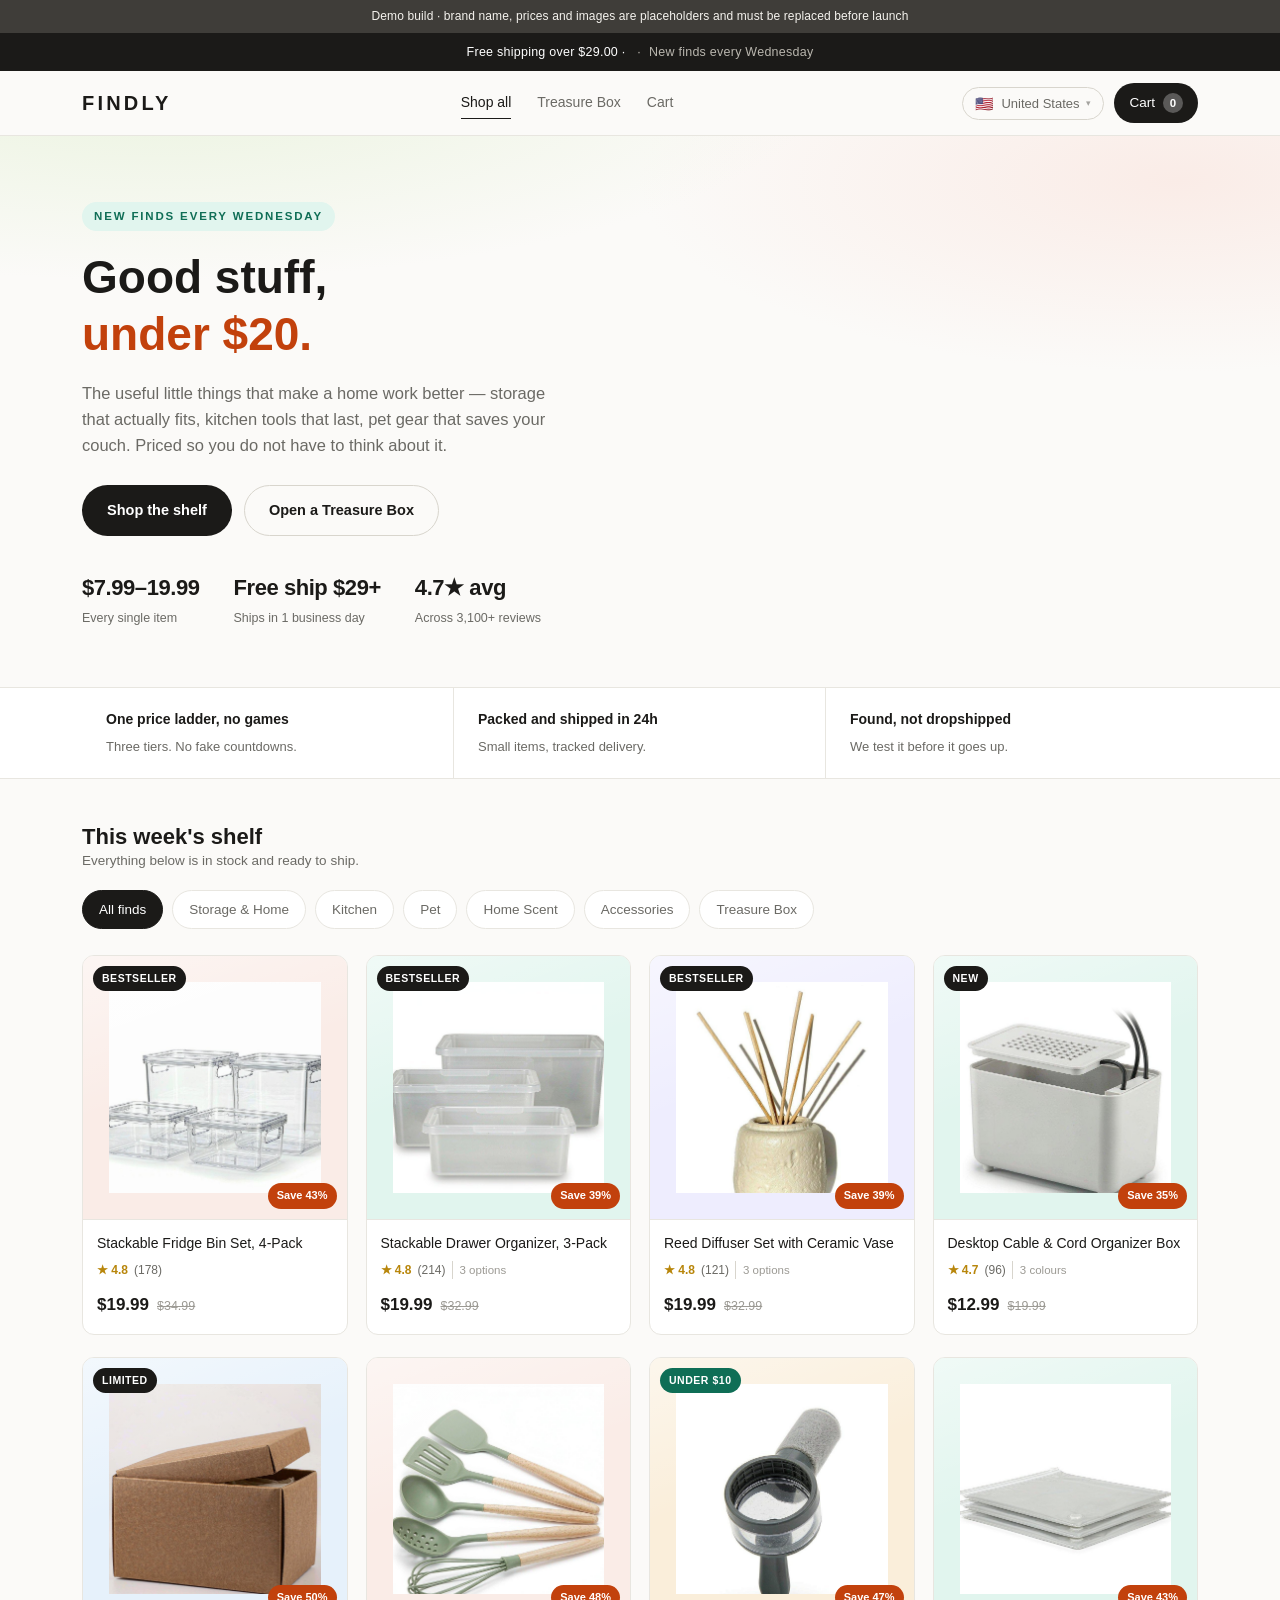
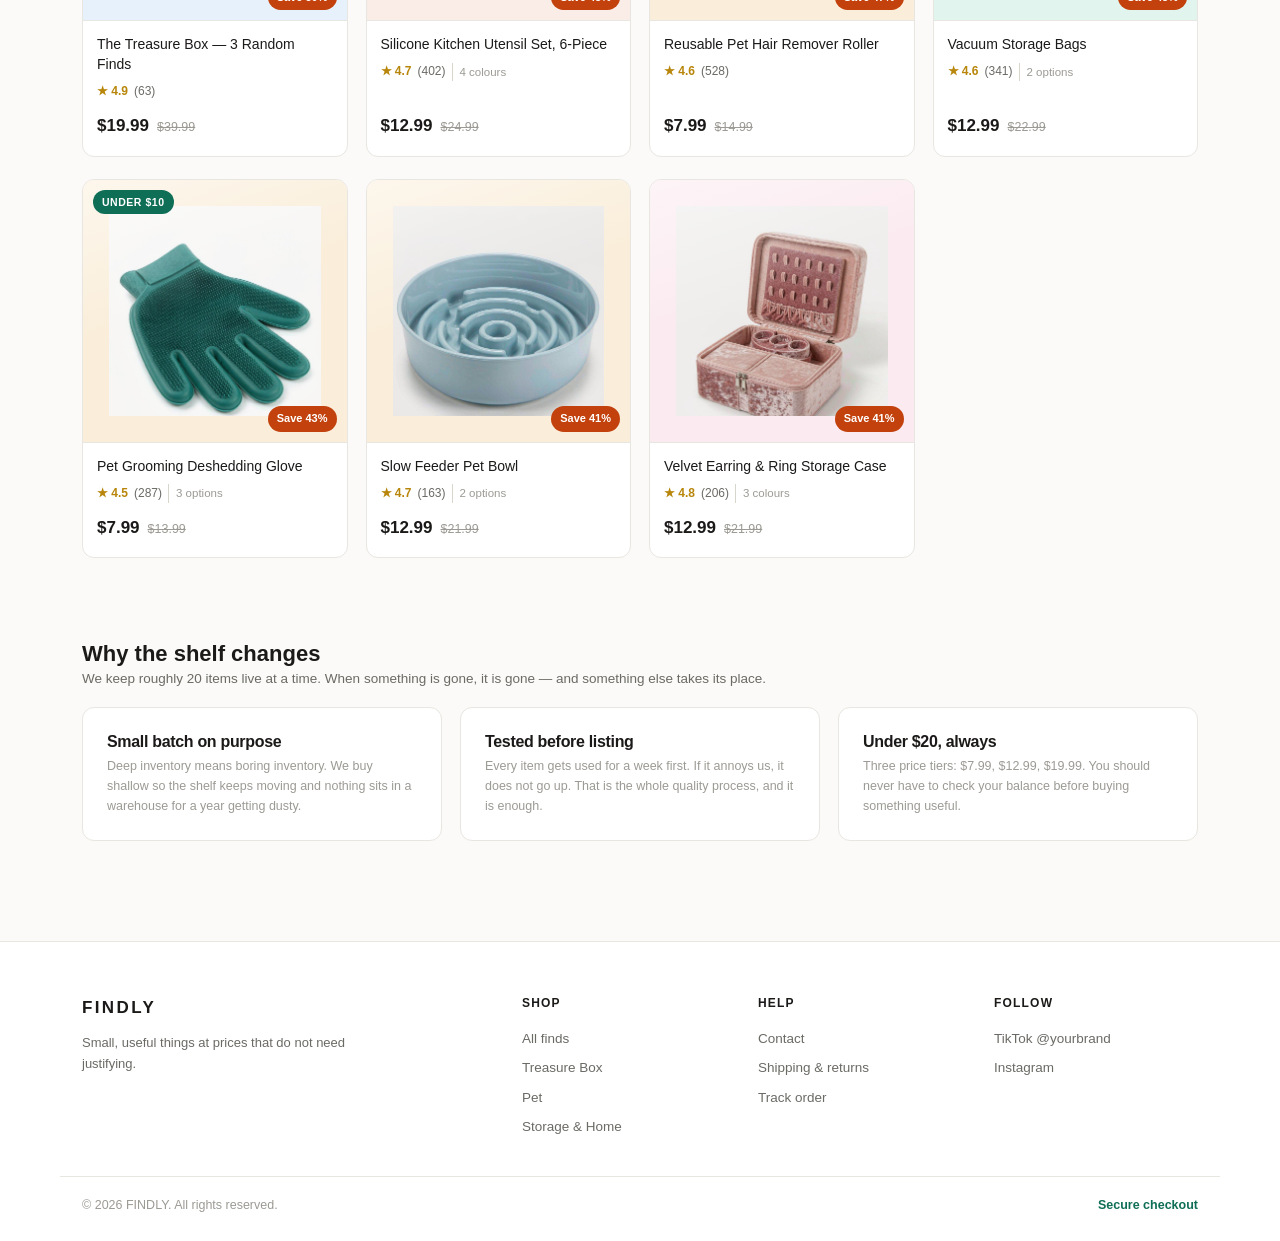
<file: index.html>
<!DOCTYPE html>
<html lang="en">
<head>
<meta charset="UTF-8">
<meta name="viewport" content="width=device-width, initial-scale=1.0">
<title>FINDLY — Everyday finds under $20</title>
<meta name="description" content="Small, useful things at prices that do not need justifying. Storage, kitchen, pet and home scent finds, most under $20. New picks every Wednesday.">
<link rel="stylesheet" href="assets/css/style.css">
</head>
<body>

<div id="site-header"></div>

<main>

  <section class="hero">
    <div class="hero-inner">
      <span class="eyebrow" data-i18n="home.eyebrow">New finds every Wednesday</span>
      <h1><span data-i18n="home.h1">Good stuff,</span> <em data-i18n="home.h1_em">under $20.</em></h1>
      <p class="hero-sub" data-i18n="home.sub">The useful little things that make a home work better — storage that actually fits, kitchen tools that last, pet gear that saves your couch. Priced so you do not have to think about it.</p>
      <div class="hero-cta">
        <a class="btn btn-primary" href="#shelf" data-i18n="home.cta_shelf">Shop the shelf</a>
        <a class="btn btn-ghost" href="product.html?id=bundle-treasure-box" data-i18n="home.cta_box">Open a Treasure Box</a>
      </div>
      <div class="hero-stats">
        <div class="stat"><b data-i18n="home.stat_price">$7.99–19.99</b><span data-i18n="home.stat_price_l">Every single item</span></div>
        <div class="stat"><b data-i18n="home.stat_ship">Free ship $29+</b><span data-i18n="home.stat_ship_l">Ships in 1 business day</span></div>
        <div class="stat"><b data-i18n="home.stat_rating">4.7★ avg</b><span data-i18n="home.stat_rating_l" data-i18n-args='{"n":"3,100"}'>Across 3,100+ reviews</span></div>
      </div>
    </div>
  </section>

  <section class="value-strip">
    <div class="wrap value-inner">
      <div class="value"><b data-i18n="home.value1_t">One price ladder, no games</b><span data-i18n="home.value1_s">Three tiers. No fake countdowns.</span></div>
      <div class="value"><b data-i18n="home.value2_t">Packed and shipped in 24h</b><span data-i18n="home.value2_s">Small items, tracked delivery.</span></div>
      <div class="value"><b data-i18n="home.value3_t">Found, not dropshipped</b><span data-i18n="home.value3_s">We test it before it goes up.</span></div>
    </div>
  </section>

  <div class="wrap">

    <section class="section-head" id="shelf">
      <div>
        <h2 data-i18n="home.shelf_t">This week's shelf</h2>
        <p data-i18n="home.shelf_s">Everything below is in stock and ready to ship.</p>
      </div>
    </section>

    <div class="filter-bar" id="filterBar"></div>
    <div class="grid" id="grid"></div>

    <section class="section-head" style="margin-top:56px">
      <div>
        <h2 data-i18n="home.why_t">Why the shelf changes</h2>
        <p data-i18n="home.why_s">We keep roughly 20 items live at a time. When something is gone, it is gone — and something else takes its place.</p>
      </div>
    </section>

    <div class="grid" style="grid-template-columns:repeat(auto-fit,minmax(240px,1fr));padding-bottom:60px">
      <div class="panel" style="margin:0">
        <h2 data-i18n="home.panel1_t">Small batch on purpose</h2>
        <p class="hint" style="margin-bottom:0" data-i18n="home.panel1_s">Deep inventory means boring inventory. We buy shallow so the shelf keeps moving and nothing sits in a warehouse for a year getting dusty.</p>
      </div>
      <div class="panel" style="margin:0">
        <h2 data-i18n="home.panel2_t">Tested before listing</h2>
        <p class="hint" style="margin-bottom:0" data-i18n="home.panel2_s">Every item gets used for a week first. If it annoys us, it does not go up. That is the whole quality process, and it is enough.</p>
      </div>
      <div class="panel" style="margin:0">
        <h2 data-i18n="home.panel3_t">Under $20, always</h2>
        <p class="hint" style="margin-bottom:0" data-i18n="home.panel3_s">Three price tiers: $7.99, $12.99, $19.99. You should never have to check your balance before buying something useful.</p>
      </div>
    </div>

  </div>

</main>

<div id="site-footer"></div>

<script src="assets/js/countries.js"></script>
<script src="assets/js/i18n.js"></script>
<script src="assets/js/config.js"></script>
<script src="assets/js/products.js"></script>
<script src="assets/js/shipping.js"></script>
<script src="assets/js/store.js"></script>
<script>
I18N.ready(function () {
  mountChrome();

  document.title = window.CONFIG.brand + ' — ' + I18N.t('home.h1') + ' ' + I18N.t('home.h1_em');

  var params = new URLSearchParams(location.search);
  var activeCat = params.get('cat') || 'all';

  function renderChips() {
    var bar = document.getElementById('filterBar');
    bar.innerHTML = window.CATEGORIES.map(function (c) {
      return '<a class="chip' + (c.id === activeCat ? ' is-active' : '') +
        '" href="' + (c.id === 'all' ? 'index.html' : 'index.html?cat=' + c.id) + '">' +
        escapeHTML(I18N.cat(c.id)) + '</a>';
    }).join('');
  }

  function renderGrid() {
    var list = (window.LIVE_PRODUCTS || window.PRODUCTS).slice();
    if (activeCat !== 'all') {
      list = list.filter(function (p) { return p.category === activeCat; });
    }
    /* 新品与爆款优先，其余按折扣幅度排 */
    list.sort(function (a, b) {
      var rank = function (p) {
        if (p.tag === 'Bestseller') return 0;
        if (p.tag === 'New') return 1;
        if (p.tag === 'Limited') return 2;
        return 3;
      };
      var d = rank(a) - rank(b);
      if (d !== 0) return d;
      var sa = a.compareAt ? 1 - a.price / a.compareAt : 0;
      var sb = b.compareAt ? 1 - b.price / b.compareAt : 0;
      return sb - sa;
    });
    document.getElementById('grid').innerHTML = list.map(productCardHTML).join('');
  }

  renderChips();
  renderGrid();
});
</script>
</body>
</html>
</file>
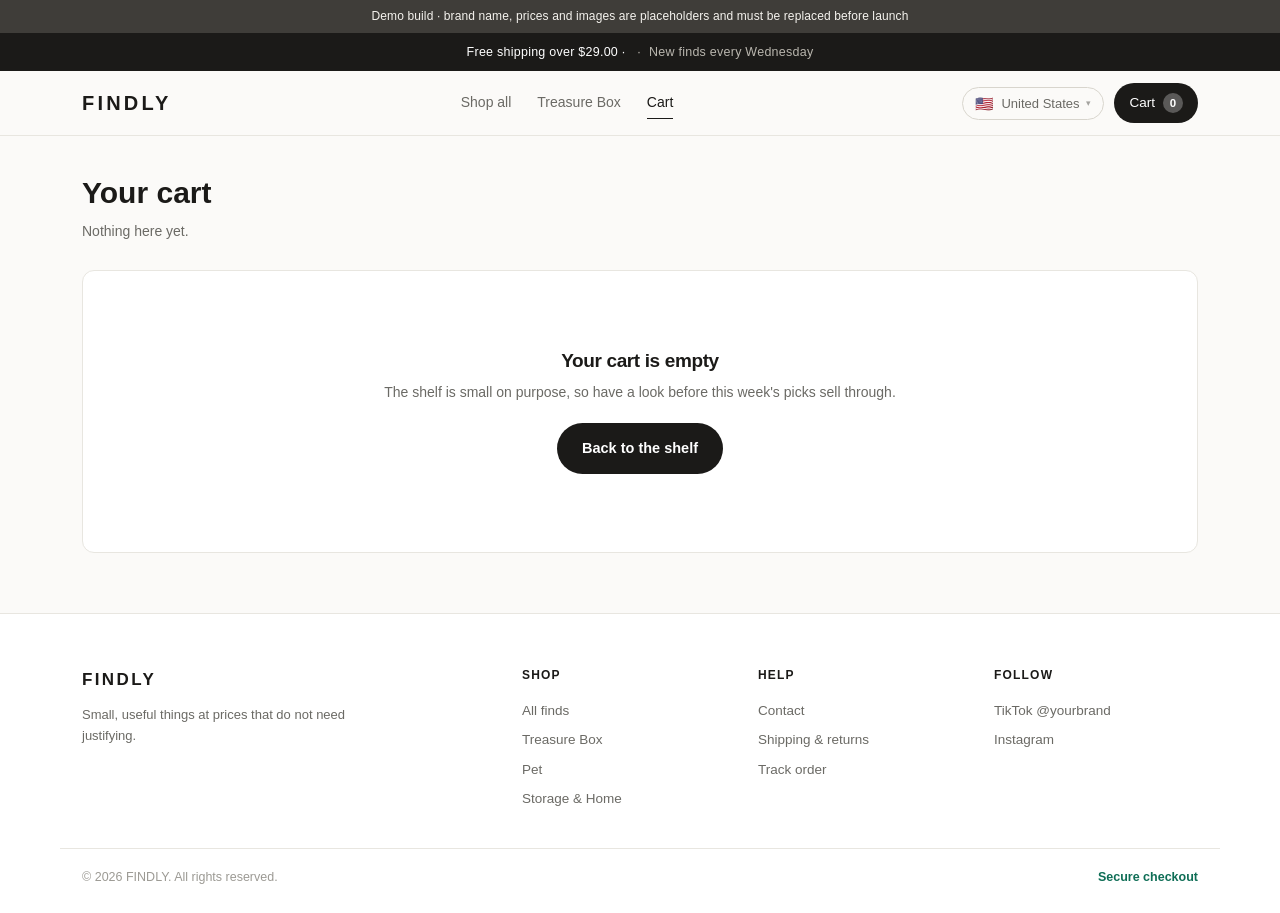
<file: cart.html>
<!DOCTYPE html>
<html lang="en">
<head>
<meta charset="UTF-8">
<meta name="viewport" content="width=device-width, initial-scale=1.0">
<title>Cart — FINDLY</title>
<link rel="stylesheet" href="assets/css/style.css">
</head>
<body>

<div id="site-header"></div>

<main class="wrap">
  <div class="page-head">
    <h1 data-i18n="cart.title">Your cart</h1>
    <p id="cartSub" data-i18n="cart.loading">Loading…</p>
  </div>

  <div class="cart-layout" id="cartLayout" hidden>
    <div class="cart-list" id="cartList"></div>

    <aside class="summary">
      <h2 data-i18n="cart.summary">Order summary</h2>

      <div class="field" style="margin-bottom:14px">
        <label for="zoneSel" data-i18n="cart.ship_to">Ship to</label>
        <select id="zoneSel"></select>
      </div>

      <div class="free-ship" id="freeShipBox"></div>

      <div class="kv"><span data-i18n="cart.subtotal">Subtotal</span><b id="sumSub">$0.00</b></div>
      <div class="kv"><span data-i18n="cart.shipping">Shipping</span><b id="sumShip">$0.00</b></div>
      <div class="kv total"><span data-i18n="cart.total">Total</span><b id="sumTotal">$0.00</b></div>

      <button class="ship-toggle" id="shipToggle" type="button">
        <span data-i18n="cart.how_shipping">How shipping was calculated</span><span id="shipToggleArrow">+</span>
      </button>
      <div class="ship-detail" id="shipDetail" hidden></div>

      <a class="btn btn-primary btn-block" id="goCheckout" href="checkout.html" style="margin-top:18px" data-i18n="cart.checkout">Checkout</a>
      <a class="btn btn-ghost btn-block" href="index.html" style="margin-top:10px" data-i18n="cart.keep">Keep browsing</a>

      <p class="ship-note"><span data-i18n="cart.note"></span><br><span data-i18n="cart.note2"></span></p>
    </aside>
  </div>

  <div id="cartEmpty" hidden></div>
</main>

<div id="site-footer"></div>

<script src="assets/js/countries.js"></script>
<script src="assets/js/i18n.js"></script>
<script src="assets/js/config.js"></script>
<script src="assets/js/products.js"></script>
<script src="assets/js/shipping.js"></script>
<script src="assets/js/store.js"></script>
<script>
I18N.ready(function () {
  var T = function (k, v) { return window.I18N.t(k, v); };

  mountChrome();

  document.title = T('cart.title') + ' \u2014 ' + window.CONFIG.brand;

  /* 分区下拉（分区名走 i18n） */
  var zoneSel = document.getElementById('zoneSel');
  zoneSel.innerHTML = window.CONFIG.shipping.zones.map(function (z) {
    return '<option value="' + z.id + '">' + escapeHTML(window.I18N.zone(z.id)) + '</option>';
  }).join('');
  zoneSel.value = window.cart.zone();
  zoneSel.onchange = function () { window.cart.setZone(zoneSel.value); };

  document.getElementById('shipToggle').onclick = function () {
    var d = document.getElementById('shipDetail');
    d.hidden = !d.hidden;
    document.getElementById('shipToggleArrow').textContent = d.hidden ? '+' : '\u2212';
  };

  render();
  document.addEventListener('cart:change', render);

  function render() {
    var rows = window.cart.detailed();
    var empty = document.getElementById('cartEmpty');
    var layout = document.getElementById('cartLayout');
    var sub = document.getElementById('cartSub');
    var n = window.cart.count();

    if (!rows.length) {
      layout.hidden = true;
      empty.hidden = false;
      sub.textContent = T('cart.nothing');
      empty.innerHTML =
        '<div class="empty" style="margin:20px 0 60px">' +
          '<h2>' + escapeHTML(T('cart.empty_t')) + '</h2>' +
          '<p>' + escapeHTML(T('cart.empty_s')) + '</p>' +
          '<a class="btn btn-primary" href="index.html">' + escapeHTML(T('pdp.back_shelf')) + '</a>' +
        '</div>';
      return;
    }

    empty.hidden = true;
    layout.hidden = false;
    sub.textContent = T('cart.items_line', { n: n, m: rows.length });

    /* ---- 购物车行 ---- */
    document.getElementById('cartList').innerHTML = rows.map(function (r) {
      var p = r.product, v = r.variant;
      var vlabel = variantDisplay(v);
      var variantLine = vlabel
        ? '<span class="cart-variant">' + escapeHTML(vlabel) + '</span>'
        : '';
      return '<div class="cart-row">' +
        '<div class="cart-thumb" style="' + thumbStyle(p) + '">' + window.pImgHTML(p, 0) + '</div>' +
        '<div class="cart-info">' +
          '<h3>' + escapeHTML(pTitle(p)) + '</h3>' +
          '<p class="cn">' + variantLine +
            '<span class="cart-sku">' + escapeHTML(v.sku) + '</span>' +
            '<span class="cart-unit">' + escapeHTML(T('cart.each', { price: money(v.price) })) + '</span></p>' +
          '<p class="cn">' + window.fmtG(v.weight) + ' \u00b7 ' +
            v.dims.l + '\u00d7' + v.dims.w + '\u00d7' + v.dims.h + ' cm</p>' +
          '<div class="qty-sm">' +
            '<button type="button" data-dec="' + escapeHTML(r.key) + '" aria-label="' + escapeHTML(T('pdp.decrease')) + '">&#8722;</button>' +
            '<span>' + r.qty + '</span>' +
            '<button type="button" data-inc="' + escapeHTML(r.key) + '" aria-label="' + escapeHTML(T('pdp.increase')) + '">+</button>' +
          '</div>' +
        '</div>' +
        '<div class="cart-row-right">' +
          '<span class="cart-line-price">' + money(r.line) + '</span>' +
          '<button class="link-remove" type="button" data-del="' + escapeHTML(r.key) + '">' +
            escapeHTML(T('cart.remove')) + '</button>' +
        '</div>' +
      '</div>';
    }).join('');

    /* ---- 运费与合计 ---- */
    var q = window.cart.quote();
    var subtotal = window.cart.subtotal();

    document.getElementById('sumSub').textContent = money(subtotal);
    document.getElementById('sumShip').textContent = q.shipping === 0 ? T('cart.free') : money(q.shipping);
    document.getElementById('sumTotal').textContent = money(subtotal + q.shipping);

    /* 免运提示 */
    var box = document.getElementById('freeShipBox');
    if (q.freeApplied) {
      box.innerHTML = '<p><b>' + escapeHTML(T('cart.free_unlocked')) + '</b></p>' +
        '<div class="track"><i class="done" style="width:100%"></i></div>';
    } else if (q.overFreeCap) {
      box.innerHTML = '<p>' + escapeHTML(T('cart.free_cap', {
          cap: window.fmtG(q.freeMaxBillableG),
          w: window.fmtG(q.billableWeightG)
        })) + '</p>' +
        '<div class="track"><i class="over" style="width:100%"></i></div>';
    } else {
      box.innerHTML = '<p>' + escapeHTML(T('cart.away', { amount: money(q.remainingForFree) })) + '</p>' +
        '<div class="track"><i style="width:' +
        Math.min(100, Math.round(subtotal / q.freeThreshold * 100)) + '%"></i></div>';
    }

    /* 运费明细 */
    document.getElementById('shipDetail').innerHTML =
      '<div class="kv"><span>' + escapeHTML(T('cart.dest')) + '</span><b>' + escapeHTML(window.I18N.zone(q.zone.id)) + '</b></div>' +
      '<div class="kv"><span>' + escapeHTML(T('cart.units')) + '</span><b>' + n + '</b></div>' +
      '<div class="kv"><span>' + escapeHTML(T('cart.actual_w')) + '</span><b>' + window.fmtG(q.packedWeightG) + '</b></div>' +
      '<div class="kv"><span>' + escapeHTML(T('cart.vol_w')) + '</span><b>' + window.fmtG(q.volumetricWeightG) + '</b></div>' +
      '<div class="kv"><span>' + escapeHTML(T('cart.billable_w')) + '</span><b>' + window.fmtG(q.billableWeightG) + '</b></div>' +
      (q.volumetricDominates
        ? '<p class="ship-flag">' + escapeHTML(T('cart.billed_volume', { p: q.volumetricShare })) + '</p>'
        : '<p class="ship-flag ship-flag-ok">' + escapeHTML(T('cart.billed_actual')) + '</p>') +
      (q.oversize
        ? '<p class="ship-flag">' + escapeHTML(T('cart.oversize', { amount: money(q.oversizeSurcharge) })) + '</p>' : '') +
      '<div class="kv"><span>' + escapeHTML(T('cart.base_rate')) + '</span><b>' + money(q.baseRate) + '</b></div>' +
      (q.oversize ? '<div class="kv"><span>' + escapeHTML(T('cart.oversize_row')) + '</span><b>' + money(q.oversizeSurcharge) + '</b></div>' : '') +
      '<div class="kv"><span>' + escapeHTML(T('cart.free_discount')) + '</span><b>' +
        (q.freeApplied ? '\u2212' + money(q.baseRate + q.oversizeSurcharge) : '\u2014') + '</b></div>' +
      '<div class="kv" style="border-top:1px solid var(--line);margin-top:6px;padding-top:10px">' +
        '<span><b style="color:var(--ink)">' + escapeHTML(T('cart.shipping_charged')) + '</b></span><b>' +
        (q.shipping === 0 ? T('cart.free') : money(q.shipping)) + '</b></div>' +
      '<p class="ship-note" style="margin-top:10px">' + escapeHTML(T('cart.divisor_note', {
        vol: window.CONFIG.shipping.volumetricDivisor.toLocaleString(),
        g: window.CONFIG.shipping.packing.weightG,
        p: Math.round((window.CONFIG.shipping.packing.volumeFactor - 1) * 100)
      })) + '</p>';
  }

  /* 事件委托 */
  document.addEventListener('click', function (e) {
    var t = e.target.closest('[data-inc],[data-dec],[data-del]');
    if (!t) return;
    var key = t.getAttribute('data-inc') || t.getAttribute('data-dec') || t.getAttribute('data-del');
    var row = window.cart.detailed().find(function (r) { return r.key === key; });
    if (!row) return;
    if (t.hasAttribute('data-inc')) window.cart.setQty(key, row.qty + 1);
    if (t.hasAttribute('data-dec')) window.cart.setQty(key, row.qty - 1);
    if (t.hasAttribute('data-del')) { window.cart.remove(key); toast(T('cart.removed')); }
  });
});
</script>
</body>
</html>
</file>
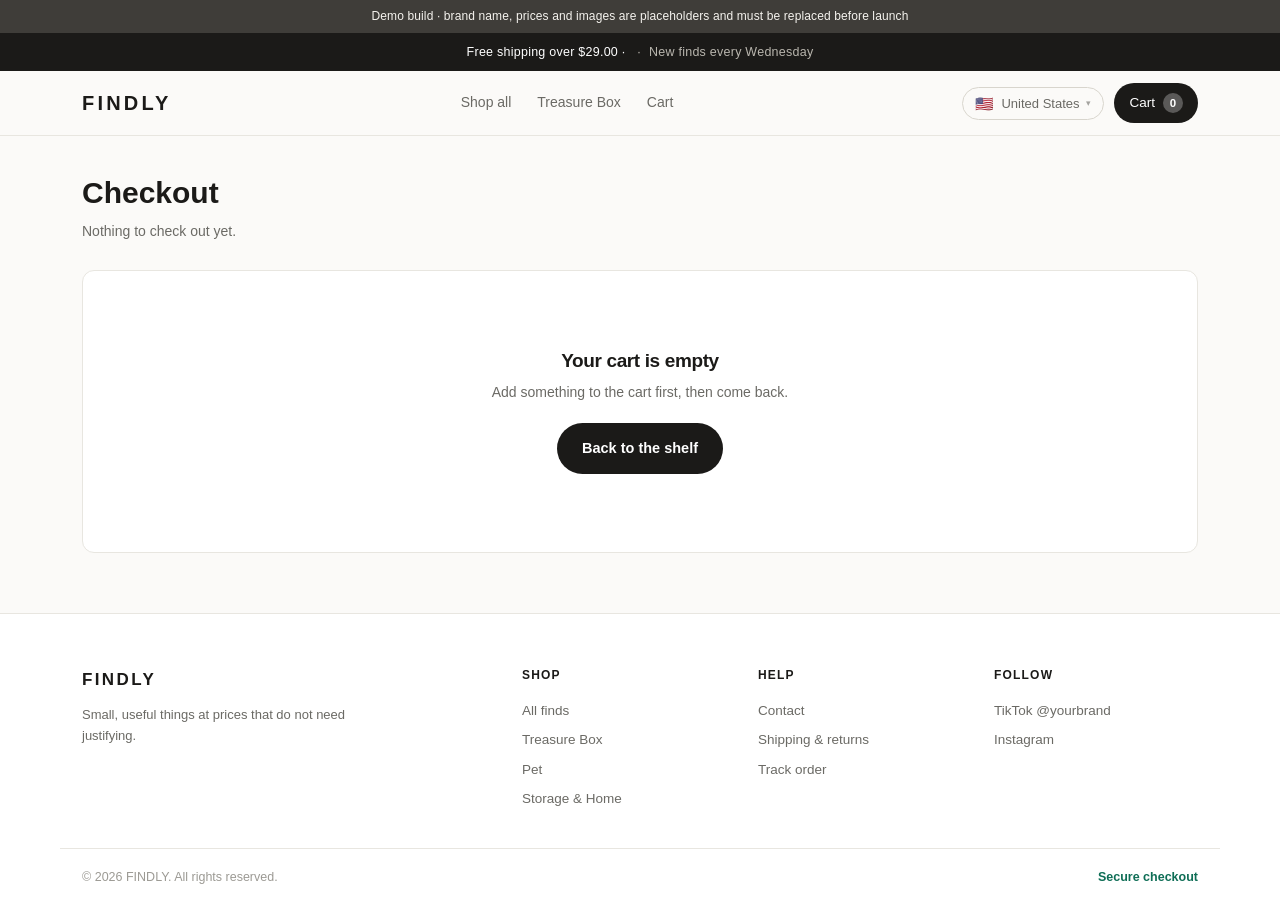
<file: checkout.html>
<!DOCTYPE html>
<html lang="en">
<head>
<meta charset="UTF-8">
<meta name="viewport" content="width=device-width, initial-scale=1.0">
<title>Checkout — FINDLY</title>
<link rel="stylesheet" href="assets/css/style.css">
</head>
<body>

<div id="site-header"></div>

<main class="wrap">
  <div class="page-head">
    <h1 data-i18n="co.title">Checkout</h1>
    <p id="coSub" data-i18n="co.sub">Secure checkout &middot; Card details never touch this site</p>
  </div>

  <div class="co-grid" id="coGrid" hidden>

    <form id="coForm" novalidate>

      <div class="panel" id="payStatusPanel" hidden>
        <h2 id="payStatusTitle" data-i18n="co.demo_title">Payment not connected yet</h2>
        <p class="hint" id="payStatusBody" style="margin-bottom:0"></p>
      </div>

      <div class="panel">
        <h2 data-i18n="co.contact">Contact</h2>
        <p class="hint" data-i18n="co.contact_hint">Order confirmation goes here.</p>
        <div class="field">
          <label for="email" data-i18n="co.email">Email</label>
          <input id="email" name="email" type="email" autocomplete="email"
                 placeholder="you@example.com" data-i18n-ph="co.email_ph" required>
        </div>
      </div>

      <div class="panel">
        <h2 data-i18n="co.ship_addr">Shipping address</h2>
        <p class="hint" data-i18n="co.ship_addr_hint">Shipping is calculated from your address and the packed size of what is in the cart.</p>
        <div class="field-row">
          <div class="field">
            <label for="firstName" data-i18n="co.first">First name</label>
            <input id="firstName" name="firstName" autocomplete="given-name" required>
          </div>
          <div class="field">
            <label for="lastName" data-i18n="co.last">Last name</label>
            <input id="lastName" name="lastName" autocomplete="family-name" required>
          </div>
        </div>
        <div class="field">
          <label for="address1" data-i18n="co.address1">Address</label>
          <input id="address1" name="address1" autocomplete="address-line1" required>
        </div>
        <div class="field">
          <label for="address2"><span data-i18n="co.address2">Apartment, suite, etc.</span> <span style="font-weight:400;color:var(--ink3)" data-i18n="co.optional">(optional)</span></label>
          <input id="address2" name="address2" autocomplete="address-line2">
        </div>
        <div class="field-row">
          <div class="field">
            <label for="country" data-i18n="co.country">Country</label>
            <select id="country" name="country"></select>
          </div>
          <div class="field">
            <label for="state" id="stateLabel" data-i18n="co.state">State</label>
            <input id="state" name="state" autocomplete="address-level1"
                   placeholder="e.g. CA" data-i18n-ph="co.state_ph" required>
          </div>
        </div>
        <div class="field-row">
          <div class="field">
            <label for="city" data-i18n="co.city">City</label>
            <input id="city" name="city" autocomplete="address-level2" required>
          </div>
          <div class="field">
            <label for="zip" data-i18n="co.zip">ZIP / postcode</label>
            <input id="zip" name="zip" autocomplete="postal-code" required>
          </div>
        </div>
        <div class="field" style="margin-bottom:0">
          <label for="phone"><span data-i18n="co.phone">Phone</span> <span style="font-weight:400;color:var(--ink3)" data-i18n="co.phone_hint">(for delivery only, optional)</span></label>
          <input id="phone" name="phone" type="tel" autocomplete="tel">
        </div>
      </div>

      <div class="panel">
        <h2 data-i18n="co.payment">Payment</h2>
        <p class="hint" data-i18n="co.payment_hint">Choose how you want to pay.</p>

        <label class="pay-option is-on" id="optCard">
          <input type="radio" name="payMethod" value="card" checked>
          <span><b data-i18n="co.card">Credit / debit card</b><span data-i18n="co.card_sub">Visa, Mastercard, Amex, Apple Pay, Google Pay</span></span>
        </label>

        <label class="pay-option" id="optWallet">
          <input type="radio" name="payMethod" value="wallet">
          <span><b data-i18n="co.paypal">PayPal</b><span data-i18n="co.paypal_sub">Pay with your PayPal balance or linked account</span></span>
        </label>

        <p class="ship-note" id="payNote" data-i18n="co.pay_note">You will be redirected to our payment provider to finish securely. Card data is never stored on this site.</p>
      </div>

      <button class="btn btn-primary btn-block" id="placeBtn" type="submit" style="padding:17px" data-i18n="co.place">Place order</button>
      <p class="ship-note" style="text-align:center" data-i18n="co.terms">By placing an order you agree to our terms and 30-day return policy.</p>
    </form>

    <aside class="summary">
      <h2 data-i18n="co.your_order">Your order</h2>
      <div id="coItems" style="margin-bottom:14px"></div>

      <div class="kv"><span data-i18n="cart.subtotal">Subtotal</span><b id="coSub2">$0.00</b></div>
      <div class="kv"><span data-i18n="cart.shipping">Shipping</span><b id="coShip">$0.00</b></div>
      <div class="kv total"><span data-i18n="cart.total">Total</span><b id="coTotal">$0.00</b></div>

      <div class="free-ship" id="coFreeShip"></div>

      <button class="ship-toggle" id="coShipToggle" type="button">
        <span data-i18n="cart.how_shipping">How shipping was calculated</span><span id="coShipArrow">+</span>
      </button>
      <div class="ship-detail" id="coShipDetail" hidden></div>

      <a href="cart.html" class="link-remove" style="display:inline-block;margin-top:12px" data-i18n="co.edit_cart">Edit cart</a>
    </aside>

  </div>

  <div id="coEmpty" hidden></div>
</main>

<div id="site-footer"></div>

<script src="assets/js/countries.js"></script>
<script src="assets/js/i18n.js"></script>
<script src="assets/js/config.js"></script>
<script src="assets/js/products.js"></script>
<script src="assets/js/shipping.js"></script>
<script src="assets/js/store.js"></script>
<script>
I18N.ready(function () {
  var T = function (k, v) { return window.I18N.t(k, v); };

  mountChrome();

  document.title = T('co.title') + ' \u2014 ' + window.CONFIG.brand;

  var rows = window.cart.detailed();
  var empty = document.getElementById('coEmpty');
  var grid = document.getElementById('coGrid');

  if (!rows.length) {
    empty.hidden = false;
    grid.hidden = true;
    document.getElementById('coSub').textContent = T('co.nothing');
    empty.innerHTML =
      '<div class="empty" style="margin:20px 0 60px">' +
        '<h2>' + escapeHTML(T('co.empty_t')) + '</h2>' +
        '<p>' + escapeHTML(T('co.empty_s')) + '</p>' +
        '<a class="btn btn-primary" href="index.html">' + escapeHTML(T('pdp.back_shelf')) + '</a>' +
      '</div>';
    return;
  }

  grid.hidden = false;

  var form = document.getElementById('coForm');
  var country = document.getElementById('country');
  var state = document.getElementById('state');
  var stateLabel = document.getElementById('stateLabel');
  var quote = null;

  /* 国家下拉：全量国家表（按区域分组），国家名走浏览器本地化 */
  var ALL_COUNTRIES = window.COUNTRIES || [];
  var REGIONS = window.REGION_ORDER || ['americas', 'europe', 'asia', 'mena', 'oceania'];
  country.innerHTML = REGIONS.map(function (region) {
    var items = ALL_COUNTRIES.filter(function (r) { return r.r === region; });
    if (!items.length) return '';
    return '<optgroup label="' + escapeHTML(window.I18N.t('geo.region.' + region)) + '">' +
      items.map(function (r) {
        return '<option value="' + r.c + '">' +
          escapeHTML(window.flagOf(r.c) + ' ' + window.I18N.country(r.c)) + '</option>';
      }).join('') + '</optgroup>';
  }).join('');
  country.value = window.I18N.currentCountry() || 'US';

  /* 购物车行（含款式） */
  document.getElementById('coItems').innerHTML = rows.map(function (r) {
    var vlabel = variantDisplay(r.variant);
    return '<div class="kv" style="border-bottom:1px dashed var(--line);padding:9px 0;align-items:flex-start">' +
      '<span style="color:var(--ink);font-size:13.5px;line-height:1.45">' + escapeHTML(pTitle(r.product)) +
      (vlabel ? '<br><span style="color:var(--ink3);font-size:12px">' +
        escapeHTML(vlabel) + '</span>' : '') +
      ' <span style="color:var(--ink3)">&times;' + r.qty + '</span></span>' +
      '<b>' + money(r.line) + '</b></div>';
  }).join('');

  function currentZone() {
    return window.zoneForAddress(country.value, state.value);
  }

  function recalc() {
    quote = window.computeQuote(rows, currentZone(), window.cart.subtotal());
    var subtotal = window.cart.subtotal();

    document.getElementById('coSub2').textContent = money(subtotal);
    document.getElementById('coShip').textContent = quote.shipping === 0 ? T('cart.free') : money(quote.shipping);
    document.getElementById('coTotal').textContent = money(subtotal + quote.shipping);

    var box = document.getElementById('coFreeShip');
    if (quote.freeApplied) {
      box.innerHTML = '<p><b>' + escapeHTML(T('cart.free_unlocked')) + '</b></p>' +
        '<div class="track"><i class="done" style="width:100%"></i></div>';
    } else if (quote.overFreeCap) {
      box.innerHTML = '<p>' + escapeHTML(T('cart.free_cap', {
          cap: window.fmtG(quote.freeMaxBillableG),
          w: window.fmtG(quote.billableWeightG)
        })) + '</p>' +
        '<div class="track"><i class="over" style="width:100%"></i></div>';
    } else {
      box.innerHTML = '<p>' + escapeHTML(T('cart.away', { amount: money(quote.remainingForFree) })) + '</p>' +
        '<div class="track"><i style="width:' +
        Math.min(100, Math.round(subtotal / quote.freeThreshold * 100)) + '%"></i></div>';
    }

    document.getElementById('coShipDetail').innerHTML =
      '<div class="kv"><span>' + escapeHTML(T('cart.dest')) + '</span><b>' + escapeHTML(window.I18N.zone(quote.zone.id)) + '</b></div>' +
      '<div class="kv"><span>' + escapeHTML(T('cart.actual_w')) + '</span><b>' + window.fmtG(quote.packedWeightG) + '</b></div>' +
      '<div class="kv"><span>' + escapeHTML(T('cart.vol_w')) + '</span><b>' + window.fmtG(quote.volumetricWeightG) + '</b></div>' +
      '<div class="kv"><span>' + escapeHTML(T('cart.billable_w')) + '</span><b>' + window.fmtG(quote.billableWeightG) + '</b></div>' +
      '<div class="kv"><span>' + escapeHTML(T('cart.base_rate')) + '</span><b>' + money(quote.baseRate) + '</b></div>' +
      (quote.oversize ? '<div class="kv"><span>' + escapeHTML(T('cart.oversize_row')) + '</span><b>' + money(quote.oversizeSurcharge) + '</b></div>' : '') +
      '<p class="ship-note" style="margin-top:8px">' +
        escapeHTML(quote.volumetricDominates
          ? T('cart.billed_volume', { p: quote.volumetricShare })
          : T('cart.billed_actual')) +
      '</p>';
  }

  function syncStateField() {
    var isUS = country.value === 'US';
    stateLabel.textContent = isUS ? T('co.state') : T('co.province');
    state.placeholder = isUS ? T('co.state_ph') : '';
  }

  country.onchange = function () { syncStateField(); recalc(); };
  state.oninput = recalc;
  syncStateField();
  recalc();

  document.getElementById('coShipToggle').onclick = function () {
    var d = document.getElementById('coShipDetail');
    d.hidden = !d.hidden;
    document.getElementById('coShipArrow').textContent = d.hidden ? '+' : '\u2212';
  };

  /* 支付状态提示 */
  var mode = window.CONFIG.payment.mode;
  if (mode === 'demo') {
    document.getElementById('payStatusPanel').hidden = false;
    document.getElementById('payStatusBody').innerHTML =
      escapeHTML(T('co.demo_body')) +
      ' <span class="cn">' + escapeHTML(T('pdp.cn_note')) + '</span>';
  }

  /* 支付方式样式 */
  var opts = $$('.pay-option');
  opts.forEach(function (o) {
    o.addEventListener('click', function () {
      opts.forEach(function (x) { x.classList.remove('is-on'); });
      o.classList.add('is-on');
      o.querySelector('input').checked = true;
      document.getElementById('payNote').textContent = o.querySelector('input').value === 'wallet'
        ? T('co.pay_note_wallet')
        : T('co.pay_note');
    });
  });

  /* 提交 */
  form.addEventListener('submit', function (e) {
    e.preventDefault();

    var required = ['email', 'firstName', 'lastName', 'address1', 'state', 'city', 'zip'];
    for (var i = 0; i < required.length; i++) {
      var el = form.elements[required[i]];
      if (!el.value.trim()) {
        el.focus();
        el.style.borderColor = 'var(--deal)';
        toast(T('co.err_required'));
        return;
      }
      el.style.borderColor = '';
    }
    if (!/^[^@\s]+@[^@\s]+\.[^@\s]+$/.test(form.elements.email.value)) {
      form.elements.email.focus();
      form.elements.email.style.borderColor = 'var(--deal)';
      toast(T('co.err_email'));
      return;
    }

    recalc();

    var order = {
      lang: window.I18N.current(),
      zone: quote.zoneId,
      items: rows.map(function (r) {
        return {
          productId: r.product.id,
          sku: r.variant.sku,
          variant: r.variant.selection,
          unitPrice: r.variant.price,
          unitWeightG: r.variant.weight,
          unitDimsCm: r.variant.dims,
          qty: r.qty,
          lineTotal: r.line
        };
      }),
      shipping: {
        actualWeightG: quote.packedWeightG,
        volumeWeightG: quote.volumetricWeightG,
        billableWeightG: quote.billableWeightG,
        baseRate: quote.baseRate,
        oversizeSurcharge: quote.oversizeSurcharge,
        freeApplied: quote.freeApplied,
        charged: quote.shipping
      },
      subtotal: window.cart.subtotal(),
      total: Math.round((window.cart.subtotal() + quote.shipping) * 100) / 100,
      method: form.elements.payMethod.value,
      customer: {
        email: form.elements.email.value.trim(),
        name: form.elements.firstName.value.trim() + ' ' + form.elements.lastName.value.trim(),
        phone: form.elements.phone.value.trim(),
        address1: form.elements.address1.value.trim(),
        address2: form.elements.address2.value.trim(),
        city: form.elements.city.value.trim(),
        state: form.elements.state.value.trim(),
        zip: form.elements.zip.value.trim(),
        country: form.elements.country.value
      }
    };

    var cfg = window.CONFIG.payment;
    var btn = document.getElementById('placeBtn');
    btn.disabled = true;
    btn.textContent = T('co.working');

    if (cfg.mode === 'endpoint') {
      fetch(cfg.checkoutEndpoint, {
        method: 'POST',
        headers: { 'Content-Type': 'application/json' },
        body: JSON.stringify(order)
      })
        .then(function (r) { return r.json(); })
        .then(function (data) {
          if (data && data.url) { location.href = data.url; return; }
          throw new Error('No checkout url returned');
        })
        .catch(function (err) {
          btn.disabled = false;
          btn.textContent = T('co.place');
          toast(T('co.err_payment'));
          console.error(err);
        });
      return;
    }

    if (cfg.mode === 'payment_link' && cfg.stripePaymentLink) {
      location.href = cfg.stripePaymentLink;
      return;
    }

    setTimeout(function () {
      btn.disabled = false;
      btn.textContent = T('co.place');
      toast(T('co.demo_toast'));
      console.log('[demo order]', order);
    }, 500);
  });
});
</script>
</body>
</html>
</file>
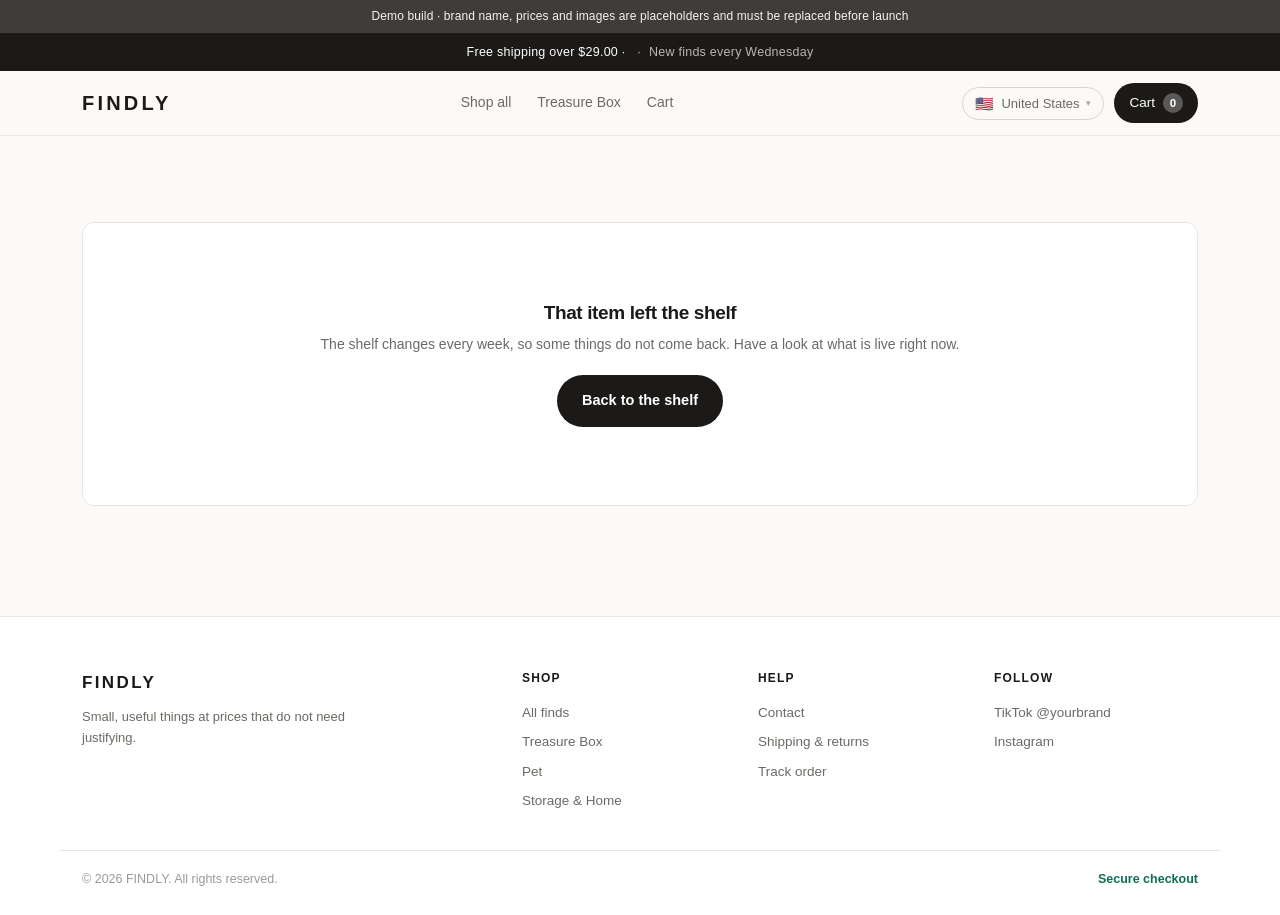
<file: product.html>
<!DOCTYPE html>
<html lang="en">
<head>
<meta charset="UTF-8">
<meta name="viewport" content="width=device-width, initial-scale=1.0">
<title>Product — FINDLY</title>
<meta name="description" content="Everyday finds under $20.">
<link rel="stylesheet" href="assets/css/style.css">
</head>
<body>

<div id="site-header"></div>

<main class="wrap" id="pdpRoot">
  <div class="pdp" id="pdp"></div>
</main>

<div class="wrap" id="relatedWrap" hidden>
  <section class="section-head">
    <div>
      <h2 data-i18n="pdp.related_t">Also on the shelf</h2>
      <p data-i18n="pdp.related_s">Pairs well with what you just looked at.</p>
    </div>
  </section>
  <div class="grid" id="related" style="padding-bottom:70px"></div>
</div>

<div id="site-footer"></div>

<script src="assets/js/countries.js"></script>
<script src="assets/js/i18n.js"></script>
<script src="assets/js/config.js"></script>
<script src="assets/js/products.js"></script>
<script src="assets/js/shipping.js"></script>
<script src="assets/js/store.js"></script>
<script>
I18N.ready(function () {
  mountChrome();

  var id = new URLSearchParams(location.search).get('id');
  /* 只在上架商品里找：下架 / 存档的商品详情页直接显示「找不到」 */
  var p = id
    ? ((window.LIVE_PRODUCTS || window.PRODUCTS).find(function (x) { return x.id === id; }) || null)
    : null;
  var root = document.getElementById('pdp');

  if (!p) {
    document.title = I18N.t('pdp.not_found_t') + ' — ' + window.CONFIG.brand;
    root.innerHTML =
      '<div class="empty" style="margin:60px 0">' +
        '<h2>' + escapeHTML(I18N.t('pdp.not_found_t')) + '</h2>' +
        '<p>' + escapeHTML(I18N.t('pdp.not_found_s')) + '</p>' +
        '<a class="btn btn-primary" href="index.html">' + escapeHTML(I18N.t('pdp.back_shelf')) + '</a>' +
      '</div>';
    return;
  }

  document.title = pTitle(p) + ' — ' + window.CONFIG.brand;

  var sel = window.defaultSelection(p);
  var catName = I18N.cat(p.category);

  /* ---------- 图片区（有实拍图用图，否则回退占位） ---------- */
  var nImg = (p.images && p.images.length) || 0;
  var stageHTML = nImg
    ? '<img id="pdpStageImg" class="pdp-img" src="' + p.images[0] + '" alt="' + escapeHTML(pTitle(p)) + '">'
    : thumbSVG(p);
  var swatchesHTML;
  if (nImg) {
    swatchesHTML = p.images.map(function (src, i) {
      return '<button type="button" class="swatch swatch-btn' + (i === 0 ? ' is-on' : '') +
        '" data-idx="' + i + '" aria-label="' + escapeHTML(pTitle(p)) + ' ' + (i + 1) + '">' +
        '<img src="' + src + '" alt=""></button>';
    }).join('');
  } else {
    swatchesHTML =
      '<div class="swatch is-on" style="' + thumbStyle(p) + '">' + thumbSVG(p) + '</div>' +
      '<div class="swatch" style="background:' + window.CATEGORY_STYLE[p.category].c2 + '">' + thumbSVG(p) + '</div>' +
      '<div class="swatch" style="background:#F2F0EA">' + thumbSVG(p) + '</div>' +
      '<div class="swatch" style="background:' + window.CATEGORY_STYLE[p.category].c1 + '">' + thumbSVG(p) + '</div>';
  }

  /* ---------- 选项组 HTML ---------- */
  function optionsHTML() {
    if (!p.options || !p.options.length) return '';
    return p.options.map(function (g) {
      var vals = g.values.map(function (v) {
        var swatch = v.hex ? '<span class="opt-hex" style="background:' + v.hex + '"></span>' : '';
        var delta = v.price ? ' <em>+' + money(v.price) + '</em>' : '';
        return '<button type="button" class="opt-val' + (sel[g.name] === v.label ? ' is-on' : '') +
          '" data-group="' + escapeHTML(g.name) + '" data-value="' + escapeHTML(v.label) + '">' +
          swatch + escapeHTML(I18N.optValue(v.label)) + delta + '</button>';
      }).join('');
      return '<div class="opt-group">' +
        '<div class="opt-head">' +
          '<span class="opt-name">' + escapeHTML(I18N.optName(g.name)) + '</span>' +
          '<span class="opt-picked" id="picked_' + escapeHTML(g.name) + '">' +
            escapeHTML(I18N.optValue(sel[g.name])) + '</span>' +
        '</div>' +
        '<div class="opt-values">' + vals + '</div>' +
      '</div>';
    }).join('');
  }

  root.innerHTML =
    '<p class="crumbs"><a href="index.html">' + escapeHTML(I18N.t('nav.shop_all')) + '</a> &nbsp;/&nbsp; ' +
      '<a href="index.html?cat=' + p.category + '">' + escapeHTML(catName) + '</a>' +
      ' &nbsp;/&nbsp; ' + escapeHTML(pTitle(p)) + '</p>' +

    '<div class="pdp-grid">' +

      '<div>' +
        '<div class="pdp-stage' + (nImg ? ' has-photo' : '') + '" style="' + thumbStyle(p) + '">' + stageHTML + '</div>' +
        '<div class="swatches">' + swatchesHTML + '</div>' +
      '</div>' +

      '<div>' +
        '<h1>' + escapeHTML(pTitle(p)) + '</h1>' +
        (window.CONFIG.showDemoNotice
          ? '<p class="pdp-cn">' + escapeHTML(p.cn) + ' &nbsp;&middot;&nbsp; ' + escapeHTML(I18N.t('pdp.cn_note')) + '</p>'
          : '') +
        '<div class="pdp-rating"><span class="p-rating">&#9733; ' + p.rating.toFixed(1) + '</span>' +
          '<span>' + escapeHTML(I18N.t('pdp.reviews', { n: p.reviews })) + '</span>' +
          '<span>&middot;</span><span id="stockLine">' + escapeHTML(I18N.t('pdp.in_stock', { n: p.stock })) + '</span></div>' +

        optionsHTML() +

        '<div class="pdp-price">' +
          '<span class="pdp-now" id="vPrice">' + money(p.price) + '</span>' +
          (p.compareAt ? '<span class="pdp-was">' + money(p.compareAt) + '</span>' : '') +
        '</div>' +
        '<span class="pdp-save" id="vSave"></span>' +

        '<p class="pdp-blurb">' + escapeHTML(pBlurb(p)) + '</p>' +

        '<div class="pdp-buy">' +
          '<div class="qty">' +
            '<button type="button" id="qMinus" aria-label="' + escapeHTML(I18N.t('pdp.decrease')) + '">&#8722;</button>' +
            '<input id="qty" type="number" value="1" min="1" max="20" aria-label="' + escapeHTML(I18N.t('pdp.qty')) + '">' +
            '<button type="button" id="qPlus" aria-label="' + escapeHTML(I18N.t('pdp.increase')) + '">+</button>' +
          '</div>' +
          '<button class="btn btn-primary" id="addBtn">' + escapeHTML(I18N.t('pdp.add')) + '</button>' +
        '</div>' +

        '<div class="pdp-note"><span>&#9432;</span>' +
          '<span id="shipHint"></span></div>' +

        '<ul class="pdp-features">' +
          pFeatures(p).map(function (f) { return '<li>' + escapeHTML(f) + '</li>'; }).join('') +
        '</ul>' +

        '<div class="spec-row"><span>' + escapeHTML(I18N.t('pdp.sku')) + '</span><b id="vSku">—</b></div>' +
        '<div class="spec-row"><span>' + escapeHTML(I18N.t('pdp.weight')) + '</span><b id="vWeight">—</b></div>' +
        '<div class="spec-row"><span>' + escapeHTML(I18N.t('pdp.dims')) + '</span><b id="vDims">—</b></div>' +
        '<div class="spec-row"><span>' + escapeHTML(I18N.t('pdp.billable')) + '</span><b id="vBillable">—</b></div>' +
        '<div class="spec-row"><span>' + escapeHTML(I18N.t('pdp.ratio')) + '</span><b id="vRatio">—</b></div>' +
        '<div class="spec-row"><span>' + escapeHTML(I18N.t('pdp.density')) + '</span><b id="vDensity">—</b></div>' +
        '<div class="spec-row"><span>' + escapeHTML(I18N.t('pdp.ships_from')) + '</span><b>' + escapeHTML(I18N.t('pdp.ships_from_v')) + '</b></div>' +
        '<div class="spec-row"><span>' + escapeHTML(I18N.t('pdp.returns')) + '</span><b>' + escapeHTML(I18N.t('pdp.returns_v')) + '</b></div>' +
      '</div>' +

    '</div>';

  /* ---------- 款式切换后刷新展示 ---------- */
  function refresh() {
    var v = window.resolveVariant(p, sel);
    var save = p.compareAt ? Math.round((1 - v.price / p.compareAt) * 100) : 0;

    document.getElementById('vPrice').textContent = money(v.price);
    var saveEl = document.getElementById('vSave');
    saveEl.textContent = save > 0 ? I18N.t('card.save', { n: save }) : '';
    saveEl.style.display = save > 0 ? '' : 'none';

    document.getElementById('vSku').textContent = v.sku;
    document.getElementById('vWeight').textContent = window.fmtG(v.weight);
    document.getElementById('vDims').textContent = v.dims.l + ' × ' + v.dims.w + ' × ' + v.dims.h + ' cm';

    /* 单独寄这一件的计费重与运费 */
    var q = window.quoteSingle(p, v);
    document.getElementById('vBillable').textContent =
      window.fmtG(q.billableWeightG) +
      (q.volumetricDominates ? I18N.t('pdp.by_volume') : I18N.t('pdp.by_weight'));
    document.getElementById('shipHint').textContent = I18N.t('pdp.ship_hint', {
      weight: window.fmtG(q.billableWeightG),
      rate: money(q.baseRate),
      zone: I18N.zone(q.zone.id),
      threshold: money(window.CONFIG.shipping.freeThreshold)
    });

    /* 选品信号：运费占售价比 + 密度 */
    var ratio = v.price > 0 ? q.baseRate / v.price : 0;
    var ratioEl = document.getElementById('vRatio');
    ratioEl.textContent = I18N.t('pdp.ratio_of', { n: Math.round(ratio * 100) });
    ratioEl.className = ratio < 0.25 ? 'ok' : (ratio < 0.40 ? 'warn' : 'bad');

    var density = v.volumeCm3 > 0 ? Math.round(v.weight / v.volumeCm3 * 1000) : 0;
    var densEl = document.getElementById('vDensity');
    densEl.textContent = density + ' g/L' + (density < 150 ? I18N.t('pdp.density_bulky') : '');
    densEl.className = density >= 250 ? 'ok' : (density >= 150 ? 'warn' : 'bad');

    var btn = document.getElementById('addBtn');
    btn.textContent = I18N.t('pdp.add_price', { price: money(v.price) });

    /* 同步选项高亮 */
    $$('.opt-val').forEach(function (b) {
      var on = sel[b.getAttribute('data-group')] === b.getAttribute('data-value');
      b.classList.toggle('is-on', on);
    });
    Object.keys(sel).forEach(function (k) {
      var el = document.getElementById('picked_' + k);
      if (el) el.textContent = I18N.optValue(sel[k]);
    });
  }

  document.addEventListener('click', function (e) {
    var s = e.target.closest('.swatch-btn');
    if (s) {
      var idx = parseInt(s.getAttribute('data-idx'), 10) || 0;
      var stageImg = document.getElementById('pdpStageImg');
      if (stageImg && window.pImg(p, idx)) stageImg.src = window.pImg(p, idx);
      $$('.swatch-btn').forEach(function (b) { b.classList.toggle('is-on', b === s); });
      return;
    }
    var b = e.target.closest('.opt-val');
    if (!b) return;
    sel[b.getAttribute('data-group')] = b.getAttribute('data-value');
    refresh();
  });

  /* ---------- 数量与加购 ---------- */
  var qtyEl = document.getElementById('qty');
  function clampQty() {
    var v = Math.max(1, Math.min(20, parseInt(qtyEl.value, 10) || 1));
    qtyEl.value = v;
    return v;
  }
  document.getElementById('qMinus').onclick = function () { qtyEl.value = clampQty() - 1; clampQty(); };
  document.getElementById('qPlus').onclick = function () { qtyEl.value = clampQty() + 1; clampQty(); };
  qtyEl.onchange = clampQty;

  document.getElementById('addBtn').onclick = function () {
    var n = clampQty();
    var v = window.cart.add(p.id, sel, n);
    toast(I18N.t('pdp.added', { n: n, name: window.variantDisplay(v) || pTitle(p) }));
  };

  refresh();

  /* ---------- 相关推荐 ---------- */
  var rel = (window.LIVE_PRODUCTS || window.PRODUCTS).filter(function (x) {
    return x.id !== p.id && x.category === p.category;
  }).concat((window.LIVE_PRODUCTS || window.PRODUCTS).filter(function (x) {
    return x.id !== p.id && x.category !== p.category && x.tag === 'Bestseller';
  })).slice(0, 4);

  if (rel.length) {
    document.getElementById('relatedWrap').hidden = false;
    document.getElementById('related').innerHTML = rel.map(productCardHTML).join('');
  }
});
</script>
</body>
</html>
</file>
<file: assets/css/style.css>
/* ============================================================
   FINDLY — demo placeholder brand
   设计基调：平价但不廉价。暖白纸感 + 大字号价格 + 克制的青绿强调色。
   ============================================================ */

:root{
  --paper:#FBFAF8;
  --card:#FFFFFF;
  --ink:#1B1A18;
  --ink2:#6B6A65;
  --ink3:#9C9A94;
  --line:#E8E6E0;
  --line2:#D8D5CD;
  --deal:#C2410C;
  --deal-bg:#FAECE7;
  --teal:#0F6E56;
  --teal-bg:#E1F5EE;
  --radius:12px;
  --wrap:1160px;
  --font:-apple-system,BlinkMacSystemFont,"Segoe UI","Inter","Helvetica Neue","PingFang SC","Microsoft YaHei",sans-serif;
}

*{box-sizing:border-box;}
[hidden]{display:none !important;}
html{-webkit-text-size-adjust:100%;}
body{
  margin:0;background:var(--paper);color:var(--ink);
  font-family:var(--font);font-size:15px;line-height:1.6;
  -webkit-font-smoothing:antialiased;
}
img,svg{display:block;max-width:100%;}
a{color:inherit;text-decoration:none;}
button{font-family:inherit;font-size:inherit;cursor:pointer;}
h1,h2,h3{letter-spacing:-.02em;line-height:1.25;margin:0;}
.wrap{max-width:var(--wrap);margin:0 auto;padding:0 22px;}
.sr-only{position:absolute;width:1px;height:1px;padding:0;margin:-1px;overflow:hidden;clip:rect(0 0 0 0);white-space:nowrap;border:0;}

/* ---------- 顶部条 ---------- */
.demo-bar{
  background:#3F3D39;color:#F5F3EE;font-size:12px;text-align:center;
  padding:7px 14px;letter-spacing:.01em;
}
.ship-bar{
  background:var(--ink);color:#fff;font-size:12.5px;text-align:center;
  padding:9px 14px;letter-spacing:.02em;font-weight:500;
}
.ship-bar span{color:#B9B6AE;font-weight:400;}
.ship-bar span::before{content:"·";margin:0 8px;}

/* ---------- 页头 ---------- */
.site-header{
  position:sticky;top:0;z-index:60;background:rgba(251,250,248,.92);
  backdrop-filter:saturate(160%) blur(10px);
  border-bottom:1px solid var(--line);
}
.header-inner{display:flex;align-items:center;justify-content:space-between;gap:20px;height:64px;}
.logo{font-size:20px;font-weight:700;letter-spacing:.16em;}
.main-nav{display:flex;gap:26px;font-size:14px;color:var(--ink2);}
.main-nav a{padding:4px 0;border-bottom:1.5px solid transparent;transition:color .15s,border-color .15s;}
.main-nav a:hover{color:var(--ink);}
.main-nav a.is-active{color:var(--ink);border-bottom-color:var(--ink);}
.cart-btn{
  display:flex;align-items:center;gap:8px;background:var(--ink);color:#fff;
  padding:9px 15px;border-radius:999px;font-size:13.5px;font-weight:500;
}
.cart-count{
  background:#fff;color:var(--ink);border-radius:999px;min-width:20px;height:20px;
  display:inline-flex;align-items:center;justify-content:center;
  font-size:11.5px;font-weight:700;padding:0 6px;
}
.cart-count.is-empty{background:rgba(255,255,255,.28);color:#fff;}
.header-right{display:flex;align-items:center;gap:10px;}

/* ---------- 国家 / 语言选择器 ---------- */
.geo-switch{position:relative;}
.geo-btn{
  display:flex;align-items:center;gap:7px;background:transparent;
  border:1px solid var(--line2);border-radius:999px;padding:8px 12px;
  font-size:13px;font-weight:500;color:var(--ink2);line-height:1;
  transition:border-color .15s,color .15s,background .15s;
}
.geo-btn:hover{border-color:var(--ink2);color:var(--ink);}
.geo-btn[aria-expanded="true"]{border-color:var(--ink);color:var(--ink);background:var(--card);}
.geo-btn .geo-flag{font-size:15px;}
.geo-cur{white-space:nowrap;max-width:16ch;overflow:hidden;text-overflow:ellipsis;}
.geo-caret{font-size:9px;line-height:1;opacity:.6;}
.geo-menu{
  position:absolute;top:calc(100% + 8px);right:0;z-index:90;
  display:flex;flex-direction:column;
  background:var(--card);border:1px solid var(--line);border-radius:14px;
  box-shadow:0 22px 54px -22px rgba(27,26,24,.5);
  width:min(340px,calc(100vw - 26px));
  max-height:min(76vh,540px);overflow:hidden;
}
.geo-menu-head{display:flex;align-items:center;justify-content:space-between;gap:10px;padding:13px 14px 9px;}
.geo-menu-title{font-size:11px;font-weight:700;letter-spacing:.09em;text-transform:uppercase;color:var(--ink3);}
.geo-close{
  flex:none;background:none;border:none;padding:2px 4px;line-height:1;
  font-size:13px;color:var(--ink3);border-radius:6px;
}
.geo-close:hover{color:var(--ink);background:#F4F2ED;}
.geo-search-wrap{
  display:flex;align-items:center;gap:8px;flex:none;
  margin:0 13px 9px;padding:8px 11px;
  border:1px solid var(--line2);border-radius:9px;color:var(--ink3);
  transition:border-color .15s;
}
.geo-search-wrap:focus-within{border-color:var(--ink2);color:var(--ink2);}
.geo-search{
  flex:1;min-width:0;border:none;outline:none;background:none;
  font-family:inherit;font-size:13.5px;color:var(--ink);padding:0;
}
.geo-search::placeholder{color:var(--ink3);}
.geo-list{flex:1;overflow-y:auto;padding:0 7px 7px;overscroll-behavior:contain;}
.geo-group-h{
  position:sticky;top:0;z-index:1;margin:0;
  padding:9px 8px 5px;background:var(--card);
  font-size:10.5px;font-weight:700;letter-spacing:.09em;
  text-transform:uppercase;color:var(--ink3);
}
.geo-item{
  display:flex;align-items:center;gap:9px;
  width:100%;background:none;border:none;border-radius:8px;
  padding:8px;font-size:13.5px;color:var(--ink2);text-align:start;
}
.geo-item:hover{background:#F4F2ED;color:var(--ink);}
.geo-item.is-on{background:var(--teal-bg);color:var(--teal);font-weight:600;}
.geo-flag{flex:none;font-size:15px;line-height:1;}
.geo-name{flex:1;min-width:0;white-space:nowrap;overflow:hidden;text-overflow:ellipsis;}
.geo-lang{
  flex:none;font-size:11px;color:var(--ink3);
  max-width:12ch;white-space:nowrap;overflow:hidden;text-overflow:ellipsis;
}
.geo-item.is-on .geo-lang{color:var(--teal);opacity:.75;}
.geo-foot{
  flex:none;padding:9px 14px 12px;border-top:1px solid var(--line);
  font-size:11.5px;color:var(--ink3);
}
.geo-foot.is-empty{color:var(--deal);}
.geo-none,.geo-loading{padding:24px 10px;text-align:center;font-size:13px;color:var(--ink3);}

/* ---------- Hero ---------- */
.hero{border-bottom:1px solid var(--line);background:
  radial-gradient(1100px 340px at 12% -12%, #EAF3DE 0%, rgba(234,243,222,0) 62%),
  radial-gradient(900px 320px at 92% 8%, #FAECE7 0%, rgba(250,236,231,0) 60%);
}
.hero-inner{padding:66px 22px 58px;max-width:var(--wrap);margin:0 auto;}
.eyebrow{
  display:inline-block;font-size:11.5px;letter-spacing:.16em;text-transform:uppercase;
  color:var(--teal);background:var(--teal-bg);border-radius:999px;padding:5px 12px;margin-bottom:18px;font-weight:600;
}
.hero h1{font-size:46px;font-weight:700;max-width:15ch;margin-bottom:16px;}
.hero h1 em{font-style:normal;color:var(--deal);}
.hero-sub{font-size:16.5px;color:var(--ink2);max-width:52ch;margin:0 0 26px;}
.hero-cta{display:flex;gap:12px;flex-wrap:wrap;align-items:center;}
.hero-stats{display:flex;gap:34px;margin-top:34px;flex-wrap:wrap;}
.stat b{display:block;font-size:22px;font-weight:700;letter-spacing:-.02em;}
.stat span{font-size:12.5px;color:var(--ink2);}

/* ---------- 按钮 ---------- */
.btn{
  display:inline-flex;align-items:center;justify-content:center;gap:8px;
  padding:13px 24px;border-radius:999px;border:1px solid transparent;
  font-size:14.5px;font-weight:600;transition:transform .12s,opacity .15s,background .15s,border-color .15s;
}
.btn:active{transform:translateY(1px);}
.btn-primary{background:var(--ink);color:#fff;}
.btn-primary:hover{opacity:.88;}
.btn-deal{background:var(--deal);color:#fff;}
.btn-deal:hover{opacity:.9;}
.btn-ghost{background:transparent;color:var(--ink);border-color:var(--line2);}
.btn-ghost:hover{border-color:var(--ink);}
.btn-block{width:100%;}
.btn:disabled{opacity:.45;cursor:not-allowed;}

/* ---------- 价值条 ---------- */
.value-strip{border-bottom:1px solid var(--line);background:var(--card);}
.value-inner{display:grid;grid-template-columns:repeat(3,1fr);gap:0;}
.value{
  padding:20px 24px;border-right:1px solid var(--line);
}
.value:last-child{border-right:none;}
.value b{display:block;font-size:14px;font-weight:600;margin-bottom:3px;}
.value span{font-size:13px;color:var(--ink2);}

/* ---------- 筛选 ---------- */
.section-head{
  display:flex;align-items:baseline;justify-content:space-between;gap:16px;
  margin:44px 0 18px;flex-wrap:wrap;
}
.section-head h2{font-size:22px;font-weight:700;}
.section-head p{margin:0;font-size:13.5px;color:var(--ink2);}
.filter-bar{display:flex;gap:9px;flex-wrap:wrap;margin-bottom:26px;}
.chip{
  background:var(--card);border:1px solid var(--line);border-radius:999px;
  padding:8px 16px;font-size:13.5px;color:var(--ink2);font-weight:500;
  transition:all .15s;
}
.chip:hover{border-color:var(--line2);color:var(--ink);}
.chip.is-active{background:var(--ink);color:#fff;border-color:var(--ink);}

/* ---------- 商品网格 ---------- */
.grid{
  display:grid;grid-template-columns:repeat(auto-fill,minmax(212px,1fr));
  gap:22px 18px;padding-bottom:26px;
}
.p-card{
  background:var(--card);border:1px solid var(--line);border-radius:var(--radius);
  overflow:hidden;display:flex;flex-direction:column;
  transition:box-shadow .18s,transform .18s,border-color .18s;
}
.p-card:hover{transform:translateY(-3px);box-shadow:0 10px 26px -14px rgba(27,26,24,.32);border-color:var(--line2);}
.p-thumb{
  position:relative;aspect-ratio:1/1;display:flex;align-items:center;justify-content:center;
  padding:26px;border-bottom:1px solid var(--line);
}
.thumb-svg{width:100%;height:100%;}
.p-thumb .thumb-svg{width:64%;height:64%;}

/* ---------- 商品实拍图 ---------- */
.p-img{width:100%;height:100%;object-fit:cover;display:block;}
.pdp-img{width:100%;height:100%;object-fit:cover;display:block;}
.pdp-stage.has-photo{padding:0;overflow:hidden;}
.swatch-btn{padding:0;overflow:hidden;cursor:pointer;}
.swatch-btn img{width:100%;height:100%;object-fit:cover;display:block;}
.cart-thumb img{width:100%;height:100%;object-fit:cover;border-radius:10px;display:block;}
.p-thumb::after{
  content:"";position:absolute;inset:0;border-radius:0;pointer-events:none;
  background:linear-gradient(160deg,rgba(255,255,255,.5),rgba(255,255,255,0) 46%);
}
.badge{
  position:absolute;top:10px;left:10px;z-index:2;
  background:var(--ink);color:#fff;font-size:10.5px;font-weight:700;
  letter-spacing:.05em;text-transform:uppercase;padding:4px 9px;border-radius:999px;
}
.badge-deal{background:var(--teal);}
.save-badge{
  position:absolute;bottom:10px;right:10px;z-index:2;
  background:var(--deal);color:#fff;font-size:11px;font-weight:700;
  padding:4px 9px;border-radius:999px;
}
.p-body{padding:14px 14px 16px;display:flex;flex-direction:column;gap:7px;flex:1;}
.p-title{font-size:14px;font-weight:500;line-height:1.42;margin:0;}
.p-meta{display:flex;align-items:center;gap:6px;font-size:12px;color:var(--ink2);}
.p-rating{color:#B8860B;font-weight:600;}
.p-price{display:flex;align-items:baseline;gap:8px;margin-top:auto;padding-top:4px;}
.p-now{font-size:17px;font-weight:700;letter-spacing:-.02em;}
.p-was{font-size:12.5px;color:var(--ink3);text-decoration:line-through;}

/* ---------- 商品详情 ---------- */
.pdp{padding:26px 0 10px;}
.crumbs{font-size:12.5px;color:var(--ink3);margin-bottom:20px;}
.crumbs a:hover{color:var(--ink);text-decoration:underline;}
.pdp-grid{display:grid;grid-template-columns:1fr 1fr;gap:52px;align-items:start;}
.pdp-stage{
  border:1px solid var(--line);border-radius:16px;aspect-ratio:1/1;
  display:flex;align-items:center;justify-content:center;padding:56px;position:relative;overflow:hidden;
}
.pdp-stage .thumb-svg{width:62%;height:62%;}
.swatches{display:flex;gap:10px;margin-top:14px;}
.swatch{
  width:62px;height:62px;border-radius:10px;border:1px solid var(--line);
  display:flex;align-items:center;justify-content:center;padding:10px;background:var(--card);
}
.swatch.is-on{border-color:var(--ink);border-width:2px;}
.pdp h1{font-size:29px;font-weight:700;margin-bottom:12px;}
.pdp-cn{font-size:12.5px;color:var(--ink3);margin:-6px 0 14px;}
.pdp-rating{display:flex;align-items:center;gap:8px;font-size:13px;color:var(--ink2);margin-bottom:18px;}
.pdp-price{display:flex;align-items:baseline;gap:12px;margin-bottom:6px;}
.pdp-now{font-size:32px;font-weight:700;letter-spacing:-.03em;}
.pdp-was{font-size:16px;color:var(--ink3);text-decoration:line-through;}
.pdp-save{
  display:inline-block;background:var(--deal-bg);color:var(--deal);font-size:12px;
  font-weight:700;padding:4px 10px;border-radius:6px;margin-bottom:20px;
}
.pdp-blurb{font-size:15px;color:var(--ink2);margin:0 0 22px;line-height:1.7;}
.pdp-buy{display:flex;gap:12px;align-items:stretch;margin-bottom:14px;flex-wrap:wrap;}
.qty{display:flex;align-items:center;border:1px solid var(--line2);border-radius:999px;overflow:hidden;background:var(--card);}
.qty button{width:42px;height:50px;background:none;border:none;font-size:18px;color:var(--ink2);}
.qty button:hover{background:#F4F2ED;color:var(--ink);}
.qty input{
  width:44px;height:50px;border:none;text-align:center;font-size:15px;font-weight:600;
  background:transparent;color:var(--ink);-moz-appearance:textfield;
}
.qty input::-webkit-outer-spin-button,.qty input::-webkit-inner-spin-button{-webkit-appearance:none;margin:0;}
.pdp-buy .btn{flex:1;min-width:190px;padding:15px 24px;}
.pdp-note{
  display:flex;gap:9px;font-size:13px;color:var(--ink2);background:var(--teal-bg);
  border-radius:10px;padding:12px 14px;margin-bottom:24px;
}
.pdp-features{list-style:none;padding:0;margin:0 0 24px;border-top:1px solid var(--line);}
.pdp-features li{
  padding:12px 0 12px 26px;border-bottom:1px solid var(--line);font-size:14px;
  position:relative;color:var(--ink2);
}
.pdp-features li::before{
  content:"";position:absolute;left:2px;top:20px;width:13px;height:7px;
  border-left:1.8px solid var(--teal);border-bottom:1.8px solid var(--teal);
  transform:rotate(-45deg);
}
.spec-row{display:flex;justify-content:space-between;font-size:13px;color:var(--ink2);padding:9px 0;border-bottom:1px dashed var(--line);gap:16px;}
.spec-row b{white-space:nowrap;}
.spec-row b.ok{color:var(--teal);}
.spec-row b.warn{color:#8A5A00;}
.spec-row b.bad{color:var(--deal);}

/* ---------- 购物车 ---------- */
.page-head{padding:38px 0 8px;}
.page-head h1{font-size:30px;font-weight:700;}
.page-head p{color:var(--ink2);margin:8px 0 0;font-size:14px;}
.cart-layout{display:grid;grid-template-columns:1fr 340px;gap:36px;align-items:start;padding:24px 0 60px;}
.cart-list{background:var(--card);border:1px solid var(--line);border-radius:var(--radius);overflow:hidden;}
.cart-row{display:grid;grid-template-columns:88px 1fr auto;gap:16px;padding:18px;border-bottom:1px solid var(--line);align-items:center;}
.cart-row:last-child{border-bottom:none;}
.cart-thumb{
  width:88px;height:88px;border-radius:10px;display:flex;align-items:center;justify-content:center;padding:14px;
}
.cart-thumb .thumb-svg{width:100%;height:100%;}
.cart-info h3{font-size:14.5px;font-weight:500;margin:0 0 4px;}
.cart-info .cn{font-size:12px;color:var(--ink3);margin:0 0 8px;}
.cart-line-price{font-size:15px;font-weight:700;white-space:nowrap;}
.cart-row-right{display:flex;flex-direction:column;align-items:flex-end;gap:10px;}
.link-remove{background:none;border:none;color:var(--ink3);font-size:12.5px;padding:0;text-decoration:underline;}
.link-remove:hover{color:var(--deal);}
.qty-sm{display:flex;align-items:center;border:1px solid var(--line2);border-radius:999px;overflow:hidden;}
.qty-sm button{width:30px;height:30px;background:none;border:none;color:var(--ink2);font-size:15px;}
.qty-sm button:hover{background:#F4F2ED;}
.qty-sm span{min-width:26px;text-align:center;font-size:13.5px;font-weight:600;}

.summary{
  background:var(--card);border:1px solid var(--line);border-radius:var(--radius);
  padding:22px;position:sticky;top:88px;
}
.summary h2{font-size:16px;font-weight:700;margin-bottom:16px;}
.kv{display:flex;justify-content:space-between;padding:8px 0;font-size:14px;color:var(--ink2);}
.kv b{color:var(--ink);font-weight:600;font-variant-numeric:tabular-nums;}
.kv.total{
  border-top:1px solid var(--line);margin-top:10px;padding-top:14px;
  font-size:17px;color:var(--ink);
}
.kv.total b{font-size:22px;font-weight:700;letter-spacing:-.02em;}
.free-ship{margin:14px 0 4px;}
.free-ship p{font-size:12.5px;color:var(--ink2);margin:0 0 8px;}
.free-ship p b{color:var(--teal);}
.track{height:6px;background:#EDEBE5;border-radius:999px;overflow:hidden;}
.track i{display:block;height:100%;background:var(--teal);border-radius:999px;transition:width .3s;}
.track i.done{background:var(--teal);}
.ship-note{font-size:12px;color:var(--ink3);margin:12px 0 0;line-height:1.55;}
.empty{
  text-align:center;padding:78px 24px;background:var(--card);
  border:1px solid var(--line);border-radius:var(--radius);
}
.empty h2{font-size:19px;margin-bottom:8px;}
.empty p{color:var(--ink2);font-size:14px;margin:0 0 20px;}

/* ---------- 结账 ---------- */
.co-grid{display:grid;grid-template-columns:1fr 360px;gap:36px;align-items:start;padding:24px 0 60px;}
.panel{background:var(--card);border:1px solid var(--line);border-radius:var(--radius);padding:24px;margin-bottom:18px;}
.panel h2{font-size:16px;font-weight:700;margin-bottom:4px;}
.panel .hint{font-size:12.5px;color:var(--ink3);margin:0 0 18px;}
.field{margin-bottom:14px;}
.field label{display:block;font-size:12.5px;font-weight:600;margin-bottom:6px;color:var(--ink2);}
.field input,.field select,.field textarea{
  width:100%;padding:12px 14px;border:1px solid var(--line2);border-radius:9px;
  font-size:14px;font-family:inherit;background:#FDFCFA;color:var(--ink);
}
.field input:focus,.field select:focus,.field textarea:focus{
  outline:none;border-color:var(--ink);background:#fff;
}
.field-row{display:grid;grid-template-columns:1fr 1fr;gap:12px;}
.pay-option{
  display:flex;align-items:center;gap:12px;border:1px solid var(--line2);border-radius:10px;
  padding:14px;margin-bottom:10px;cursor:pointer;background:#FDFCFA;
}
.pay-option.is-on{border-color:var(--ink);background:#fff;border-width:2px;}
.pay-option input{width:auto;margin:0;}
.pay-option b{font-size:14px;font-weight:600;display:block;}
.pay-option span{font-size:12px;color:var(--ink3);}

/* ---------- 款式选择器 ---------- */
.opt-group{margin-bottom:20px;}
.opt-head{display:flex;align-items:baseline;gap:10px;margin-bottom:9px;}
.opt-name{font-size:12.5px;font-weight:700;letter-spacing:.06em;text-transform:uppercase;color:var(--ink2);}
.opt-picked{font-size:13px;color:var(--ink);font-weight:500;}
.opt-values{display:flex;flex-wrap:wrap;gap:8px;}
.opt-val{
  display:inline-flex;align-items:center;gap:7px;
  background:var(--card);border:1px solid var(--line2);border-radius:999px;
  padding:8px 15px;font-size:13.5px;color:var(--ink2);font-weight:500;
  transition:all .15s;
}
.opt-val:hover{border-color:var(--ink2);color:var(--ink);}
.opt-val.is-on{background:var(--ink);border-color:var(--ink);color:#fff;}
.opt-val em{font-style:normal;font-size:12px;opacity:.72;}
.opt-hex{
  width:14px;height:14px;border-radius:50%;display:inline-block;
  border:1px solid rgba(0,0,0,.16);
}
.opt-val.is-on .opt-hex{border-color:rgba(255,255,255,.5);}

/* ---------- 商品卡的款式提示 ---------- */
.p-opt{font-size:11.5px;color:var(--ink3);border-left:1px solid var(--line2);padding-left:7px;}

/* ---------- 购物车行：款式信息 ---------- */
.cart-variant{
  display:inline-block;background:#F1EFE8;color:var(--ink);
  font-size:11.5px;font-weight:600;padding:2px 8px;border-radius:5px;margin-right:7px;
}
.cart-sku{font-size:11px;color:var(--ink3);font-family:var(--font);letter-spacing:.02em;margin-right:8px;}
.cart-unit{font-size:12px;color:var(--ink2);}

/* ---------- 运费明细 ---------- */
.ship-toggle{
  width:100%;display:flex;align-items:center;justify-content:space-between;gap:10px;
  background:none;border:none;border-top:1px solid var(--line);
  padding:13px 0 2px;margin-top:12px;font-size:13px;color:var(--ink2);
  text-align:left;
}
.ship-toggle:hover{color:var(--ink);}
.ship-toggle span:last-child{
  font-size:15px;line-height:1;width:18px;height:18px;display:inline-flex;
  align-items:center;justify-content:center;border:1px solid var(--line2);border-radius:50%;
}
.ship-detail{padding:8px 0 2px;}
.ship-detail .kv{font-size:12.5px;padding:6px 0;}
.ship-flag{
  font-size:12px;line-height:1.55;color:var(--deal);background:var(--deal-bg);
  border-radius:8px;padding:9px 11px;margin:8px 0 4px;
}
.ship-flag-ok{color:var(--teal);background:var(--teal-bg);}
.track i.over{background:var(--deal);}

/* ---------- 通知 ---------- */
.toast{
  position:fixed;left:50%;bottom:28px;transform:translate(-50%,22px);
  background:var(--ink);color:#fff;padding:13px 22px;border-radius:999px;
  font-size:14px;font-weight:500;opacity:0;pointer-events:none;z-index:200;
  transition:opacity .22s,transform .22s;box-shadow:0 12px 32px -12px rgba(0,0,0,.5);
}
.toast.is-on{opacity:1;transform:translate(-50%,0);}

/* ---------- 页脚 ---------- */
.site-footer{border-top:1px solid var(--line);background:var(--card);margin-top:40px;}
.footer-inner{
  display:grid;grid-template-columns:2fr 1fr 1fr 1fr;gap:32px;padding:52px 22px 34px;
}
.f-brand{font-size:17px;font-weight:700;letter-spacing:.14em;margin:0 0 10px;}
.f-note{font-size:13px;color:var(--ink2);max-width:38ch;margin:0;line-height:1.65;}
.f-col a{display:block;font-size:13.5px;color:var(--ink2);padding:4px 0;}
.f-col a:hover{color:var(--ink);text-decoration:underline;}
.f-h{font-size:12px;font-weight:700;letter-spacing:.1em;text-transform:uppercase;color:var(--ink);margin:0 0 10px;}
.f-bottom{
  display:flex;justify-content:space-between;align-items:center;gap:16px;flex-wrap:wrap;
  border-top:1px solid var(--line);padding:18px 22px 26px;font-size:12.5px;color:var(--ink3);
}
.f-pay{color:var(--teal);font-weight:600;}

/* ---------- RTL（阿拉伯语） ----------
   flex / inline 方向会自动翻转；这里只补「物理方向」写死的几处 */
[dir="rtl"] body{letter-spacing:0;}
[dir="rtl"] .badge{left:auto;right:10px;}
[dir="rtl"] .save-badge{right:auto;left:10px;}
[dir="rtl"] .geo-menu{right:auto;left:0;}
[dir="rtl"] .ship-toggle{text-align:right;}
[dir="rtl"] .cart-variant{margin-right:0;margin-left:7px;}
[dir="rtl"] .cart-sku{margin-right:0;margin-left:8px;}
[dir="rtl"] .p-opt{border-left:none;border-right:1px solid var(--line2);padding-left:0;padding-right:7px;}
[dir="rtl"] .pdp-features li{padding:12px 26px 12px 0;}
[dir="rtl"] .pdp-features li::before{left:auto;right:2px;transform:rotate(135deg);}
[dir="rtl"] .spec-row b{text-align:left;}
[dir="rtl"] .hero h1{letter-spacing:0;}
[dir="rtl"] .hero,.hero h1,.pdp h1,.page-head h1,.section-head h2,.p-now,.pdp-now,.kv.total b{letter-spacing:0;}

/* ---------- 响应式 ---------- */
@media(max-width:900px){
  .pdp-grid{grid-template-columns:1fr;gap:30px;}
  .cart-layout,.co-grid{grid-template-columns:1fr;gap:22px;}
  .summary{position:static;}
  .footer-inner{grid-template-columns:1fr 1fr;gap:26px;}
  .hero h1{font-size:34px;}
  .main-nav{display:none;}
}
@media(max-width:620px){
  .value-inner{grid-template-columns:1fr;}
  .value{border-right:none;border-bottom:1px solid var(--line);}
  .value:last-child{border-bottom:none;}
  .grid{grid-template-columns:repeat(auto-fill,minmax(150px,1fr));gap:14px;}
  .pdp h1{font-size:23px;}
  .pdp-now{font-size:26px;}
  .footer-inner{grid-template-columns:1fr;}
  .cart-row{grid-template-columns:66px 1fr;grid-template-areas:"thumb info" "actions actions";}
  .cart-thumb{width:66px;height:66px;grid-area:thumb;}
  .cart-info{grid-area:info;}
  .cart-row-right{grid-area:actions;flex-direction:row;justify-content:space-between;width:100%;}
  .field-row{grid-template-columns:1fr;}
  .geo-btn{padding:8px 10px;gap:5px;}
}
@media(max-width:460px){
  .geo-menu{position:fixed;top:auto;left:8px;right:8px;bottom:8px;width:auto;max-height:82vh;}
  .geo-cur{display:none;}
  .geo-btn{padding:9px 11px;}
}
</file>
